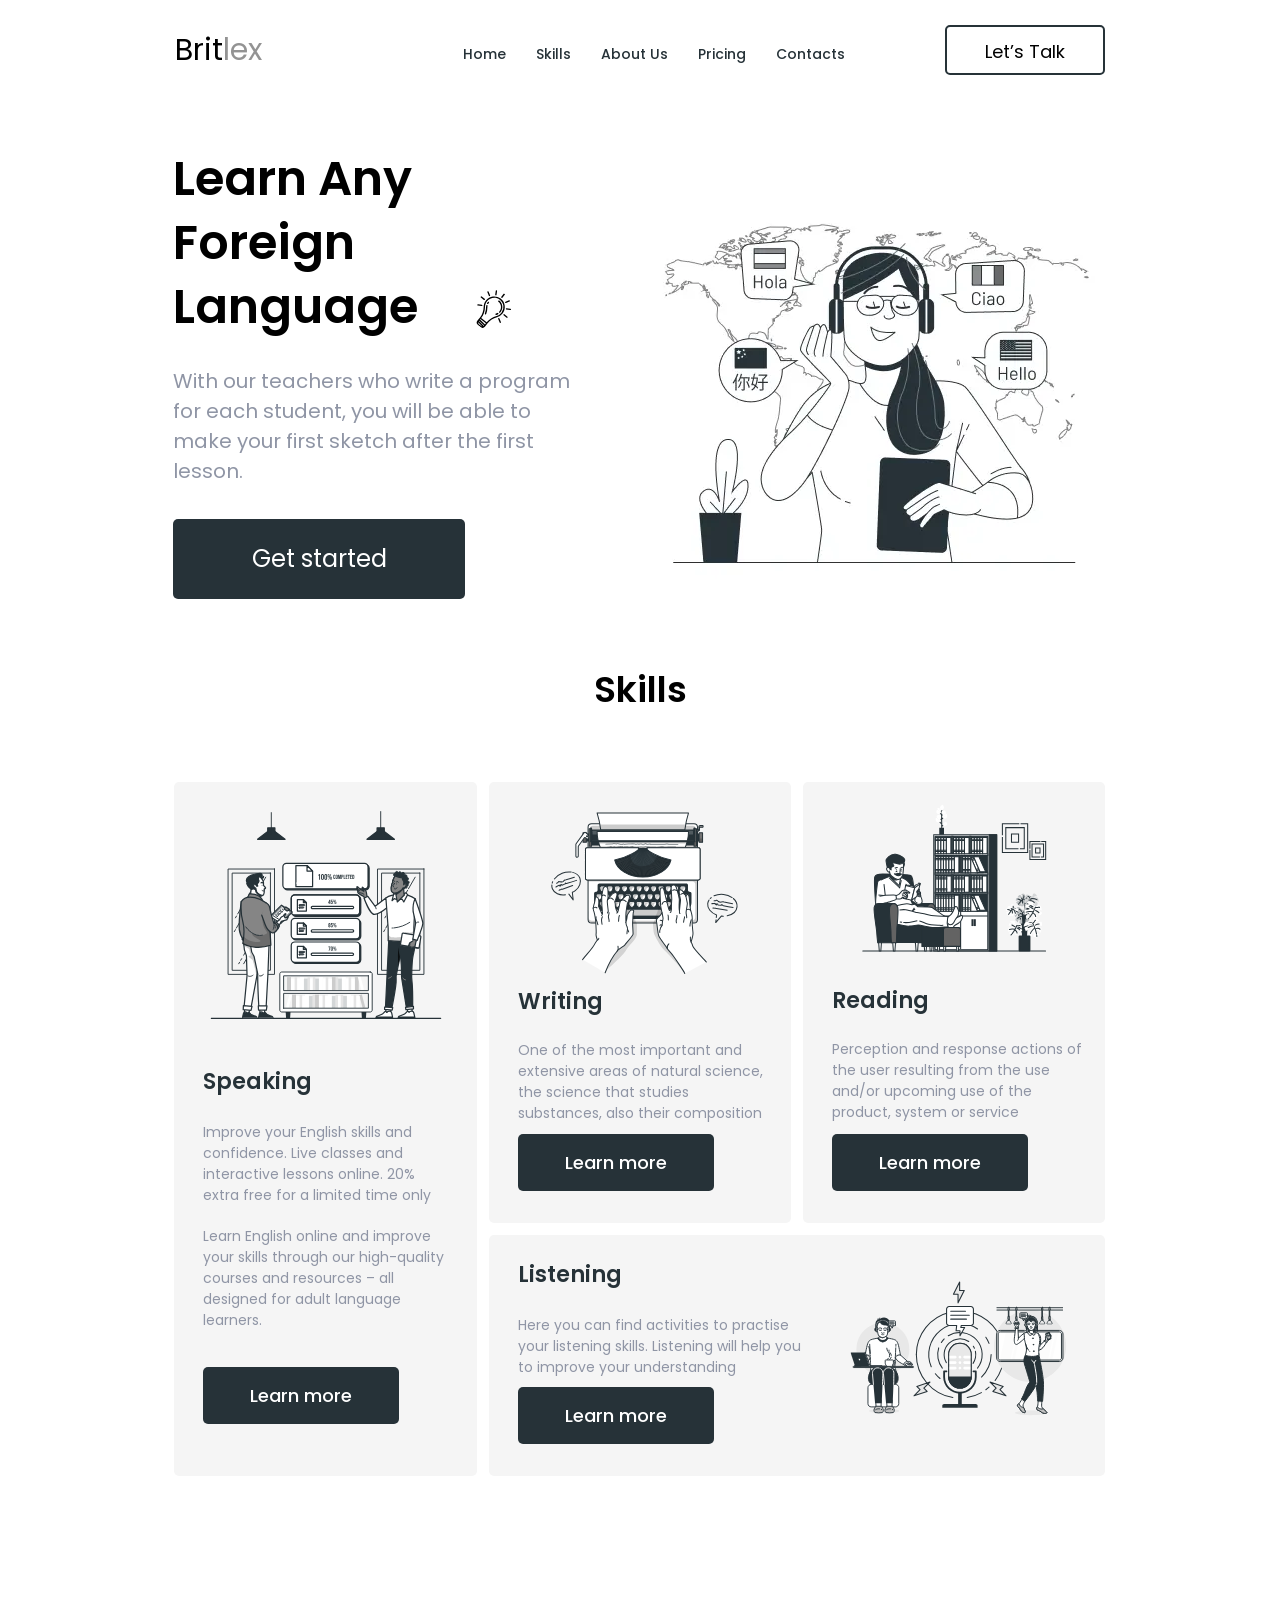
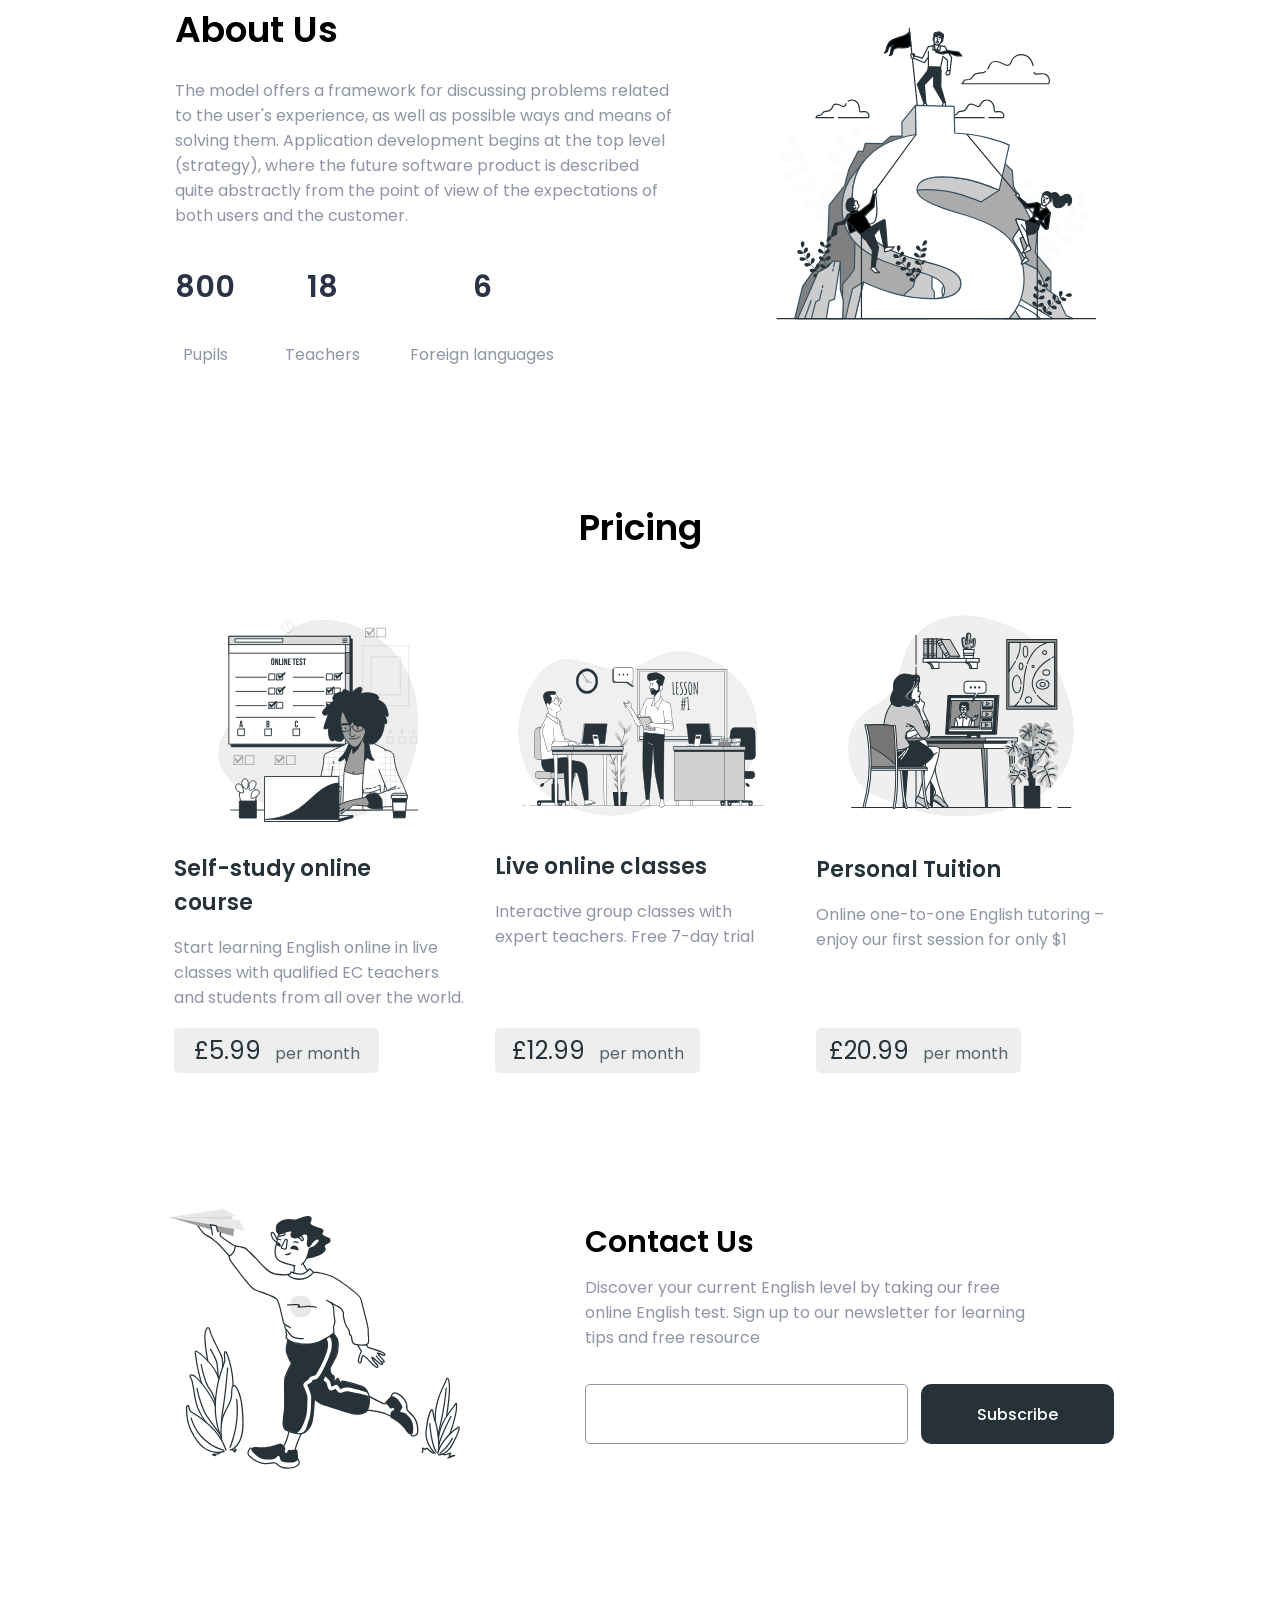
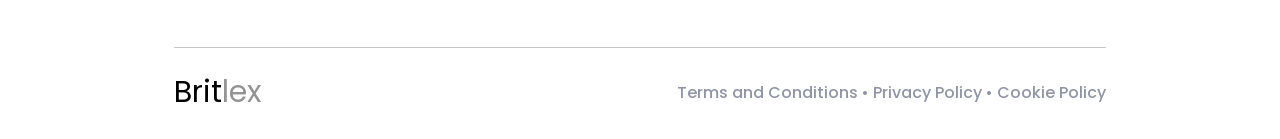
<file: index.html>
<!DOCTYPE html>
<html lang="en">
  <head>
    <meta charset="UTF-8" />
    <meta name="viewport" content="width=device-width, initial-scale=1.0" />
    <title>Document</title>
    <link rel="preconnect" href="https://fonts.googleapis.com" />
    <link rel="preconnect" href="https://fonts.gstatic.com" crossorigin />
    <link
      href="https://fonts.googleapis.com/css2?family=Poppins:ital,wght@0,100;0,200;0,300;0,400;0,500;0,600;0,700;0,800;0,900;1,100;1,200;1,300;1,400;1,500;1,600;1,700;1,800;1,900&display=swap"
      rel="stylesheet"
    />
    <link rel="stylesheet" href="./stylee.css" />
  </head>
  <body>
    <header>
      <a href="#"name="header"></a>
      <div class="container">
        <p class="header-text">Brit<span>lex</span></p>
        <nav class="nav-list">
          <li class="nav-list-item"><a href="#header">Home</a></li>
          <li class="nav-list-item"><a href="#skills">Skills</a></li>
          <li class="nav-list-item"><a href="#about-us">About Us</a></li>
          <li class="nav-list-item"><a href="#pricing">Pricing</a></li>
          <li class="nav-list-item"><a href="#contacts">Contacts</a></li>
        </nav>
        <button class="header-text-two">
          Let’s Talk</button>
        <svg class="svg-burger">
          <use href="./burger-menu.svg#my-svg"></use>
        </svg>
      </div>
    </header>
    <main>
      <section class="hero">
        <picture class="hero-img">
          <source
            srcset="
              ./img/webp-hero/languages-bro320@1x.webp 1x,
              ./img/webp-hero/languages-bro320@2x.webp 2x,
              ./img/webp-hero/languages-bro320@3x.webp 3x
            "
            type="image/webp"
            media="(max-width: 574px)"
          />
          <source
            srcset="
              ./img/jpg-hero/languages-bro320@1x.jpg 1x,
              ./img/jpg-hero/languages-bro320@2x.jpg 2x,
              ./img/jpg-hero/languages-bro320@3x.jpg 3x
            "
            media="(max-width: 574px)"
          />
          <source
            srcset="
              ./img/webp-hero/languages-bro575@1x.webp 1x,
              ./img/webp-hero/languages-bro575@2x.webp 2x,
              ./img/webp-hero/languages-bro575@3x.webp 3x
            "
            type="image/webp"
            media="(max-width: 767px)"
          />
          <source
            srcset="
              ./img/jpg-hero/languages-bro575@1x.jpg 1x,
              ./img/jpg-hero/languages-bro575@2x.jpg 2x,
              ./img/jpg-hero/languages-bro575@3x.jpg 3x
            "
            media="(max-width: 767px)"
          />
          <source
            srcset="
              ./img/webp-hero/languages-bro768@1x.webp 1x,
              ./img/webp-hero/languages-bro768@2x.webp 2x,
              ./img/webp-hero/languages-bro768@3x.webp 3x
            "
            type="image/webp"
            media="(max-width: 991px)"
          />
          <source
            srcset="
              ./img/jpg-hero/languages-bro768@1x.jpg 1x,
              ./img/jpg-hero/languages-bro768@2x.jpg 2x,
              ./img/jpg-hero/languages-bro768@3x.jpg 3x
            "
            media="(max-width: 991px)"
          />
          <source
            srcset="
              ./img/webp-hero/languages-bro992@1x.webp 1x,
              ./img/webp-hero/languages-bro992@2x.webp 2x,
              ./img/webp-hero/languages-bro992@3x.webp 3x
            "
            type="image/webp"
            media="(max-width: 1599px)"
          />
          <source
            srcset="
              ./img/jpg-hero/languages-bro992@1x.jpg 1x,
              ./img/jpg-hero/languages-bro992@2x.jpg 2x,
              ./img/jpg-hero/languages-bro992@3x.jpg 3x
            "
            media="(max-width: 1599px)"
          />
          <source
            srcset="
              ./img/webp-hero/languages-bro1600@1x.webp 1x,
              ./img/webp-hero/languages-bro1600@2x.webp 2x,
              ./img/webp-hero/languages-bro1600@3x.webp 3x
            "
            type="image/webp"
            media="(min-width: 1599px)"
          />
          <source
            srcset="
              ./img/jpg-hero/languages-bro1600@1x.jpg 1x,
              ./img/jpg-hero/languages-bro1600@2x.jpg 2x,
              ./img/jpg-hero/languages-bro1600@3x.jpg 3x
            "
            media="(min-width: 1599px)"
          />
          <img src="#" alt="project photo" width="#" height="#" />
        </picture>
        <div class="hero-title-container">
          <div class="img-container">
            <h2 class="hero-title">Learn Any Foreign Language</h2>
            <svg class="svg-bulb">
              <use href="./img/bulb-icon.svg#light"></use>
            </svg>
          </div>
          <p class="hero-text">
            With our teachers who write a program for each student, you will be
            able to make your first sketch after the first lesson.
          </p>
          <button class="hero-bottom"><p>Get started</p></button>
        </div>
      </section>
      <section class="skills">
      <a href="#"name="skills"></a>
        <div class="skills-container">
          <h3 class="skills-title">Skills</h3>
          <ul class="skills-grid-list">
            <li class="skills-grid-item skills-grid-item-1">
              <svg class="skills-img skills-img-speaking">
                <use href="./img/speaking.svg#svg-speaking"></use>
              </svg>
              <h2 class="skills-grid-title skills-grid-title-1">Speaking</h2>
              <p class="skills-grid-text skills-grid-text-2">
                Improve your English skills and confidence. Live classes and
                interactive lessons online. 20% extra free for a limited time
                only
              </p>
              <p class="skills-grid-text skills-grid-text-2 skills-grid-text-5">
                Learn English online and improve your skills through our
                high-quality courses and resources – all designed for adult
                language learners.
              </p>
              <button class="skills-grid-button skills-grid-button-1">
                Learn more
              </button>
            </li>
            <li class="skills-grid-item skills-grid-item-2">
              <svg class="skills-img skills-img-writing">
                <use href="./img/writing.svg#svg-writing"></use>
              </svg>
              <h2 class="skills-grid-title skills-grid-title-2">Writing</h2>
              <p class="skills-grid-text skills-grid-text-3 skills-grid-text-5">
                One of the most important and extensive areas of natural
                science, the science that studies substances, also their
                composition
              </p>
              <button class="skills-grid-button">Learn more</button>
            </li>
            <li class="skills-grid-item skills-grid-item-3">
              <svg class="skills-img skills-img-reading">
                <use href="./img/reading.svg#svg-reading"></use>
              </svg>
              <h2 class="skills-grid-title skills-grid-title-3">Reading</h2>
              <p class="skills-grid-text skills-grid-text-3 skills-grid-text-5">
                Perception and response actions of the user resulting from the
                use and/or upcoming use of the product, system or service
              </p>
              <button class="skills-grid-button">Learn more</button>
            </li>
            <li class="skills-grid-item skills-grid-item-4">
              <svg class="skills-img skills-img-listening">
                <use href="./img/listening.svg#svg-listening"></use>
              </svg>
              <div class="container-grid">
                <h2 class="skills-grid-title">Listening</h2>
                <p
                  class="skills-grid-text skills-grid-text-4 skills-grid-text-5"
                >
                  Here you can find activities to practise your listening
                  skills. Listening will help you to improve your understanding
                </p>
                <button class="skills-grid-button">Learn more</button>
              </div>
            </li>
          </ul>
        </div>
      </section>
      <section class="about-us">
        <a href="#"name="about-us"></a>
        <div class="container-about-us">
          <div class="container-about-us-3">
            <h3 class="about-us-title about-us-title-1">About Us</h3>
            <svg class="about-us-img">
              <use href="./img/about-us.svg#svg-about-us"></use>
            </svg>
          </div>
          <div class="container-about-us-2">
            <h3 class="about-us-title about-us-title-2">About Us</h3>
            <p class="about-us-text">
              The model offers a framework for discussing problems related to
              the user's experience, as well as possible ways and means of
              solving them. Application development begins at the top level
              (strategy), where the future software product is described quite
              abstractly from the point of view of the expectations of both
              users and the customer.
            </p>
            <ul class="about-us-list">
              <li class="about-us-item">
                <h2 class="about-us-item-title">800</h2>
                <p class="about-us-item-text">Pupils</p>
              </li>
              <li class="about-us-item">
                <h2 class="about-us-item-title">18</h2>
                <p class="about-us-item-text">Teachers</p>
              </li>
              <li class="about-us-item">
                <h2 class="about-us-item-title">6</h2>
                <p class="about-us-item-text">Foreign languages</p>
              </li>
            </ul>
          </div>
        </div>
      </section>
      <section class="pricing">
        <a href="#"name="pricing"></a>
        <div class="pricing-container">
          <h3 class="pricing-title">Pricing</h3>
          <ul class="pricing-list">
            <li class="pricing-item">
              <svg class="pricing-img pricing-img-1">
                <use
                  href="./img/self-study-online-course.svg#svg-self-study"
                ></use>
              </svg>
              <h2 class="pricing-item-title">Self-study online course</h2>
              <p class="pricing-item-text">
                Start learning English online in live classes with qualified EC
                teachers and students from all over the world.
              </p>
              <button class="pricing-text"><span>£5.99</span> per month</button>
            </li>
            <li class="pricing-item">
              <svg class="pricing-img pricing-img-2">
                <use href="./img/live-online-classes.svg#svg-live"></use>
              </svg>
              <h2 class="pricing-item-title">Live online classes</h2>
              <p class="pricing-item-text">
                Interactive group classes with expert teachers. Free 7-day trial
              </p>
              <button class="pricing-text">
                <span>£12.99</span> per month
              </button>
            </li>
            <li class="pricing-item">
              <svg class="pricing-img pricing-img-3">
                <use href="./img/personal-tuition.svg#svg-personal"></use>
              </svg>
              <h2 class="pricing-item-title pricing-item-title-2">
                Personal Tuition
              </h2>
              <p class="pricing-item-text">
                Online one-to-one English tutoring – enjoy our first session for
                only $1
              </p>
              <button class="pricing-text pricing-text-3">
                <span>£20.99</span> per month
              </button>
            </li>
          </ul>
        </div>
      </section>
      <section class="contacts">
        <a href="#"name="contacts"></a>
        <div class="container-contacts">
          <div class="container-contacts-3">
            <h3 class="contacts-title contacts-title-1">Contact Us</h3>
            <svg class="contacts-img">
              <use href="./img/fly-people.svg#svg-fly"></use>
            </svg>
          </div>
          <div class="container-contacts-2">
            <h3 class="contacts-title contacts-title-2">Contact Us</h3>
            <p class="contacts-text">
              Discover your current English level by taking our free online
              English test. Sign up to our newsletter for learning tips and free
              resource
            </p>
            <input type="text" class="contacts-input" />
            <button class="contacts-botton">Subscribe</button>
          </div>
        </div>
      </section>
    </main>
    <footer>
      <div class="container-footer">
        <p class="footer-title">Brit<span>lex</span></p>
        <ul class="footer-list">
          <li class="footer-item">Terms and Conditions</li>
          <li class="footer-item">Privacy Policy</li>
          <li class="footer-item">Cookie Policy</li>
        </ul>
      </div>
    </footer>
  </body>
</html>
</file>
<file: stylee.css>
*{
	padding: 0;
	margin: 0;
	border: 0;
}
*,*:before,*:after{
	-moz-box-sizing: border-box;
	-webkit-box-sizing: border-box;
	box-sizing: border-box;
}
:focus,:active{outline: none;}
a:focus,a:active{outline: none;}

nav,footer,header,aside{display: block;}

html,body{
	height: 100%;
	width: 100%;
	font-size: 100%;
	line-height: 1;
	font-size: 14px;
	-ms-text-size-adjust: 100%;
	-moz-text-size-adjust: 100%;
	-webkit-text-size-adjust: 100%;
}
input,button,textarea{font-family:inherit;}

input::-ms-clear{display: none;}
button{cursor: pointer;}
button::-moz-focus-inner {padding:0;border:0;}
a, a:visited{text-decoration: none;}
a:hover{text-decoration: none;}
ul li{list-style: none;}
img{vertical-align: top;}

h1,h2,h3,h4,h5,h6{font-size:inherit;font-weight: 400;}

body {
    font-family: "Poppins", sans-serif;
}
header {
    padding-top: 36px;
}

.container {
    max-width: 290px;
    display: flex;
    justify-content: space-between;
    align-items: center;
    margin: 0 auto;
}

.header-text {
    color: #000;
font-size: 24px;
line-height: normal;
}

.header-text > span {
    color: #939393;
}

.nav-list {
    display: none;
    list-style: none;
}

.nav-list-item > a {
    text-decoration: none;
    color: #263238;
}

.nav-list-item {
font-weight: 500;
line-height: normal;
text-wrap: nowrap;
}

.svg-burger {
    width: 33px;
    height: 19px;
    display: block;
}

.header-text-two {
    width: 160px;
height: 50px;
color: #000;
font-size: 18px;
line-height: 50px;
text-align: center;
border-radius: 5px;
border: 2px solid #263238;
display: none;
background-color: #FFF;
}

.hero {
    padding-top: 29px;
    max-width: 299px;
    margin: 0 auto;
}
.hero-title {
    color: #000;
text-align: center;
font-size: 24px;
font-weight: 600;
line-height: 1.5;
margin-top: 16px;
}

.svg-bulb {
    display: none;
}
.hero-text {
    color: #8F95A5;
text-align: center;
font-size: 14px;
line-height: normal;
margin-top: 20px;
}
.hero-bottom {
    width: 289px;
height: 60px;
color: #FFF;
font-weight: 500;
line-height: normal;
background-color:  #263238;
border-radius: 5px;
margin: 33px 5px 0px 5px;
}

.skills {
    padding-top: 53px;
}

.skills-container {
    max-width: 293px;
    margin: 0 auto;
}

.skills-title {
    color: #000;
font-size: 24px;
font-weight: 600;
line-height: 3.33;
text-align: center;
margin-bottom: 11px;

}

.skills-grid-list {
    display: grid;
    row-gap: 21px;
}

.skills-grid-item {
    border-radius: 5px;
background: #F5F5F5;
padding: 0px 13px  45px 16px;
}

.skills-img {
    display: block;
    margin: 0 auto;
}

.skills-img-speaking {
    margin-top: 8px;
    width: 213px;
    height: 213px;
}
.skills-img-writing {
    margin-top: 16px;
    width: 204px;
    height: 204px;
}

.skills-img-reading {
    margin-top: 33px;
    width: 236px;
    height: 157px;
}

.skills-img-listening {
    margin-top: 33px;
    width: 232px;
    height: 154px;
}

.skills-grid-title {
    width: 137px;
    color: #263238;
font-size: 18px;
font-weight: 600;
line-height: 4.44;
}

.skills-grid-text {
    color: #8F95A5;
font-size: 13px;
line-height: normal;
margin-bottom:30px;
}

.skills-grid-button {
    width: 178px;
height: 50px;
border-radius: 5px;
background-color: #263238;
color: #FFF;
font-size: 14px;
font-weight: 500;
line-height: normal;
}

.about-us {
    padding-top: 50px;
}

.container-about-us {
    max-width: 295px;
    margin: 0 auto;
}
.about-us-title {
    color: #000;
    font-size: 24px;
    font-weight: 600;
    line-height: 3.33;
    text-align: center;
    margin-bottom: 24px;
}

.about-us-title-2 {
    display: none;
}

.about-us-img {
    width: 283px;
    height: 283px;
    display: block;
    margin: 0 auto;
}

.about-us-text {
    color: #8F95A5;
text-align: center;
font-size: 13px;
line-height: normal;
margin-top: 23px;
}

.about-us-item-title {
    color: #2A3246;
font-size: 24px;
font-weight: 600;
line-height: 3.33;
text-align: center;
}
.about-us-item-text {
    text-align: center;
    color: #8F95A5;
font-size: 15px;
line-height: normal;
}

.pricing {
    padding-top: 84px;
}

.pricing-container {
    max-width: 282px;
    margin: 0 auto;
}

.pricing-title {
    color: #000;
font-size: 24px;
font-weight: 600;
line-height: 3.33;
margin-bottom: 49px;
text-align: center;
}

.pricing-list {
    display: flex;
    flex-direction: column;
    gap: 57px;
}

.pricing-item {
    text-align: center;
}
.pricing-item-title {
    color: #263238;
font-size: 18px;
font-weight: 600;
line-height: 1.56;
margin-top: 17px;
}

.pricing-img {
    display: block;
    margin: 0 auto;
}

.pricing-img-1 {
    width: 248px;
    height: 248px;
}

.pricing-img-2 {
    width: 257px;
    height: 197px;
}

.pricing-img-3 {
    width: 241px;
    height: 241px;
}

.pricing-item-text {
    color: #8F95A5;
font-size: 13px;
line-height: normal;
margin: 24px 0px 34px 0px;
}

.pricing-text {
    color: #546269;
line-height: 37px;
width: 170px;
height: 37px;
border-radius: 5px;
background: #EEE;
margin: 0 auto;
font-size: 14px;
}

.pricing-text > span {
    color: #263238;
font-size: 18px;
margin-right: 10px;
}
.pricing-text-3 {
    margin-bottom: 0px;
}

.contacts {
    padding: 72px 0px 55px;
}

.container-contacts {
    max-width: 290px;
    margin: 0 auto;
}

.contacts-img {
    width: 253px;
    height: 228px;
    display: block;
    margin: 0 auto;
}

.contacts-title {
    margin-bottom: 38px;
    color: #000;
font-size: 24px;
font-weight: 600;
line-height: 3.33;
text-align: center;
}

.contacts-title-2 {
    display: none;
}
.contacts-text {
    color: #8F95A5;
text-align: center;
line-height: normal;
margin: 38px 0px 31px 0px;
}
.contacts-input {
    border-radius: 5px;
border: 1px solid #8F95A5;
width: 320px;
color: #8F95A5;
font-size: 12px;
line-height: normal;
width: 290px;
height: 50px;
}
.contacts-botton {
    font-size: 14px;
border-radius: 5px;
background: #263238;
color: #FFF;
font-weight: 500;
line-height: normal;
width: 290px;
height: 60px;
margin-top: 17px;
}

.container-footer {
    max-width: 290px;
    margin: 0 auto;
    border-top: 1px solid #C4C4C4;
}

.footer-title {
        color: #000;
    font-size: 24px;
    line-height: normal;
    text-align: center;
    margin: 26px 0 15px;
    }
    
    .footer-title > span {
        color: #939393;
    }

.footer-list {
margin-bottom: 40px;
display: flex;
gap: 3px;
justify-content: center;
width: 294px;
}

.footer-item {
    color: #8F95A5;
font-size: 10px;
font-weight: 500;
line-height: normal;
text-align: center;
}

.footer-item::before {
    content: "• ";
}

.footer-item:first-child::before {
    content: "";
}
@media screen and (min-width: 575px) {
    header {
        padding-top: 39px;
    }

    .container {
        max-width: 511px;
    }

    .header-text {
    font-size: 30px;
    }

    .svg-burger {
        width: 42px;
        height: 24px;
    }
    .hero {
        padding-top: 11px;
        max-width: 491px; 
    }
    .hero-img {
        display: flex;
        flex-direction: column;
        align-content: center;
    }

    .hero-title {
        font-size: 34px;
        line-height: 1.32;
    margin-top: 17px;
    }

    .hero-text {
        font-size: 16px;
    margin-top: 26px;
    }

    .hero-bottom {
        width: 305px;
height: 75px;
font-size: 18px;
    margin: 37px 93px 0px 93px;
    }

    .skills {
        padding-top: 96px;
    }

    .skills-container {
        max-width: 509px;
    }
    
    .skills-title {
    font-size: 30px;
    line-height: 2.67;
    margin-bottom: 13px;
    
    }

    .skills-grid-list {
        display: grid;
        grid-template: repeat(2, 544px) / repeat(2, 240px);
        column-gap: 34px;
        row-gap: 34px;
    } 

    .skills-grid-item {
        position: relative;
        padding: 0px 5px 37px 19px;
    }

    .skills.img {
        display: block;
    }
    
    .skills-img-speaking {
        margin-top: 0px;
        width: 185px;
        height: 185px;
    }
    .skills-img-writing {
        margin-top: 5px;
        margin-left: 4px;
        width: 182px;
        height: 182px;
    }
    
    .skills-img-reading {
        margin-top: 30px;
        width: 198px;
        height: 132px;
    }
    
    .skills-img-listening {
        margin-top: 38px;
        width: 206px;
        height: 137px;
    }

    .skills-grid-title {
        margin-top: -19px;
    }

    .skills-grid-title-3 {
        margin-top: -6px;
    }

    .skills-grid-text {
        width: 180px;
        font-size: 12px;
        margin-bottom: 20px;
    }

    .skills-grid-text-5 {
        margin-bottom: 0px;
    }
    
    .skills-grid-button {
        width: 200px;
        position: absolute;
        left: 19px;
        bottom: 37px;
    }

    .about-us {
        padding-top: 84px;
    }

    .container-about-us {
        max-width: 512px;
    }

    .about-us-title {
        font-size: 30px;
        line-height: 2.67;
        margin-bottom: 23px;
    }
    .about-us-img {
        width: 352px;
        height: 352px;
    }
    
    .about-us-text {
    font-size: 14px;
    margin-top: 25px;
    }
    .about-us-list {
        display: flex;
        margin-top: 5px;
        justify-content: space-around;
    }

    .about-us-item-text {
    font-size: 14px;
    }

    .pricing {
        padding-top: 131px;
    }
    
    .pricing-container {
        max-width: 394px;
    }
    
    .pricing-title {
    font-size: 30px;
    margin-bottom: 54px;
    }

    .pricing-list {
        gap: 71px;
    }
    
    .pricing-item {
        text-align: center;
    }
    .pricing-item-title {
        font-size: 24px;
    line-height: 1.167;
    margin-top: 29px;
    }
    
    .pricing-img-1 {
        width: 291px;
        height: 291px;
    }

    .pricing-img-2 {
        width: 314px;
        height: 241px;
    }
    
    .pricing-img-3 {
        width: 253px;
        height: 253px;
    }
    
    .pricing-item-text {
    font-size: 14px;
    margin: 23px 0px 31px 0px;
    }
    
    .pricing-text {
        font-size: 16px;
    line-height: 45px;
    width: 205px;
    height: 45px;
    }

    .pricing-text > span {
        font-size: 22px;
    }
    
    .contacts {
        padding: 163px 0px 144px;
    }

    .container-contacts {
        max-width: 512px;
        position: relative;
    }
    
    .contacts-img {
        width: 358px;
        height: 322px;
    }
    
    .contacts-title {
        margin-bottom: 83px;
    font-size: 30px;
    line-height: 2.67;
    }
    .contacts-text {
        font-size: 16px;
    margin: 34px 0px 60px 0px;
    }
    .contacts-input {
    font-size: 13px;
    width: 511px;
    height: 60px;
    }
    .contacts-botton {
    width: 193px;
    height: 60px;
    position: absolute;
    left: 319px;
    bottom: 0px;
    font-size: 16px;
    border-radius: 10px;
    margin-top: 0px;
    }

    .container-footer {
        max-width: 513px;
        padding: 24px 0px 26px 0px;
        display: flex;
        justify-content: space-between;
        align-items: center;
    }
    .footer-title {
        font-size: 30px;
        text-align: left;
        margin: 0px;
        }
        
        .footer-list {
            margin-bottom: 0px;
            width: 320px;
            align-items: center;
            }
    .footer-item {
    font-size: 12px;
    }
}

@media screen and (min-width: 768px) {
    header {
        padding-top: 39px;
    }

    .container {
        max-width: 690px;
    }

    .header-text {
        font-size: 30px;
        }

        .hero {
            padding-top: 40px;
            max-width: 712px;
            display: flex;
            flex-direction: row-reverse;
            align-items: center;
            justify-content: space-between;
        }
        .hero-title-container {
            width: 338px;
        }
        .hero-title {
            width: 217px;
        text-align: left;
        font-size: 36px;
        line-height: 1.25;
        margin-top: 0px;
        
        }

        .img-container {
            display: flex;
            align-items: flex-end;
        }
        
        .svg-bulb {
            display: block;
            width: 58px;
            height: 58px;
        }
        .hero-text {
        text-align: left;
        font-size: 16px;
        margin-top: 25px;
        }
        .hero-bottom {
            width: 236px;
        height: 65px;
        font-size: 18px;
        margin: 32px 0px 0px 0px;
        font-weight: 400;
        }

        .skills {
            padding-top: 56px;
        }

        .skills-container {
            max-width: 690px;
        }
        
        .skills-title {
        margin-bottom: 37px;
        }
    
        .skills-grid-list {
            display: grid;
            grid-template-columns: 224px 227px 227px;
            grid-template-rows: 441px 210px;
            column-gap: 10px;
            row-gap: 10px;
        }

        .skills-grid-item {
            padding: 0px 18px 27px 18px;
        }

        .skills-grid-item-1 {
            grid-row-start: span 2;
        }
        .skills-grid-item-4 {
            grid-column-start: span 2;
            display: flex;
            flex-direction: row-reverse;
            justify-content: flex-end;
        }
         
        .skills-img-speaking {
            margin-top: 31px;
            margin-left: -17px;
            width: 214px;
            height: 214px;
        }
        .skills-img-writing {
            margin-top: 14px;
            margin-left: 0px;
            width: 200px;
            height: 200px;
        }
        
        .skills-img-reading {
            margin-top: 34px;
            margin-left: -20px;
            width: 216px;
            height: 150px;
        }
        
        .skills-img-listening {
            margin-top: 59px;
            width: 202px;
            height: 134px;
        }

        .skills-grid-title {
            margin-top: 0px;
        font-size: 20px;
        line-height: 4;
        }
        
        .skills-grid-title-1 {
            margin-top: -10px;
        }

        .skills-grid-title-2 {
            margin-top: -26px;
        }
        .skills-grid-text {
            width: 190px;
            font-size: 13px
        }
        .skills-grid-text-2 {
            width: 187px;
        }

        .skills-grid-text-3 {
            margin-top: -12px;
        }

        .skills-grid-text-4 {
            width: 260px;
            margin-top: -15px;
        }
        
        .skills-grid-button {
            width: 178px;
            left: 18px;
            bottom: 27px;
        }

        .skills-grid-button-1 {
            bottom: 37px;
        }

            .about-us {
                padding-top: 52px;
            }

            .about-us-title {
                margin-bottom: 0px;
                text-align: left;
            }
            
            .about-us-title-1 {
                display: none;
            }

            .about-us-title-2 {
                display: inline-block;
            }

            .about-us-img {
                width: 295px;
                height: 295px;
            }
            
            .container-about-us {
                max-width: 690px;
                display: flex;
                flex-direction: row-reverse;
                justify-content: space-between;
                align-items: center;
            }

            .container-about-us-2 {
                display: flex;
                flex-direction: column;
            }

            .about-us-text {
            margin-top: 0px;
            width: 321px;
            text-align: left;
            }
    
            .about-us-item-title {
                line-height: 3.63;
            }
            .about-us-item-text {
            font-size: 14px;
            }

            .pricing {
                padding-top: 88px;
            }

            .pricing-container {
                max-width: 718px;
            }
            
            .pricing-title {
            margin-bottom: 26px;
            }
            
            .pricing-list {
                gap: 0px;
                flex-direction: row;
                justify-content: space-between;
            }
            .pricing-item {
                text-align: left;
                width: 219px;
                position: relative;
                height: 448px;
            }

            .pricing-item-text {
            margin: 15px 0px 23px 0px;
            }
            

            .pricing-item-title {
                font-size: 20px;
            line-height: 1.4;
            margin-top: 20px;
            width: 174px;
            }

            .pricing-item-title-2 {
                margin-top: 13px;
                width: 94px;
            }

            .pricing-img-1 {
                width: 197px;
                height: 197px;
                margin-top: 5px;
            }
            
            .pricing-img-2 {
                width: 219px;
                height: 168px;
                margin-top: 35px;
            }
            
            .pricing-img-3 {
                width: 210px;
                height: 210px;
            }
            
            
            .pricing-text {
                position: absolute;
            left: 0px;
            bottom: 0px;
            text-align: center;
            }
            
            .contacts {
        padding: 65px 0px 112px;
        
    }

    .container-contacts {
        max-width: 716px;
        display: flex;
        gap: 38px;
        align-items: center;
        position: none;

    }
    .container-contacts-2 {
        display: flex;
        flex-direction: column;
        position: relative;
    }

    .contacts-img {
        width: 233px;
        height: 210px;
        margin: 0px;
    }
    
    .contacts-title {
        margin-bottom: 0px;
    }

    .contacts-title-1 {
        display: none;
    }
    
    .contacts-title-2 {
        display: inline-block;
        text-align: left;
    }
    .contacts-text {
        width: 400px;
        text-align: left;
        font-size: 14px;
    margin: 0px 0px 26px 0px;
    }
    .contacts-input {
    font-size: 13px;
    width: 283px;
    height: 50px;
    }
    .contacts-botton {
        width: 145px;
        height: 50px;
    position: absolute;
    left: 290px;
    bottom: 0px;
    font-size: 13px;
    }

    .container-footer {
        max-width: 672px;
        padding: 18px 0px 15px 0px;
    }
        
    .footer-list {
        width: 350px;
        }
.footer-item {
font-size: 13px;
}
}

@media screen and (min-width: 992px) {
    header {
        padding-top: 25px;
    }

    .container {
        max-width: 930px;
    }

    .header-text {
        font-size: 30px;
        }

    .svg-burger {
        display: none;
    }

    .header-text-two {
    display: block;
    }

    .nav-list {
        display: flex;
        gap: 30px;
        margin-top: 8px;
        margin-left: 100px;
        list-style: none;
    }

        .hero {
            padding-top: 68px;
            max-width: 934px;
        }
        .hero-title-container {
            width: 420px;
        }
        .hero-title {
            width: 290px;
        font-size: 48px;
        line-height: 1.33;
        }

        .img-container {
            display: flex;
            align-items: flex-end;
        }
        
        .svg-bulb {
            display: block;
            width: 58px;
            height: 58px;
        }
        .hero-text {
        font-size: 20px;
        margin-top: 27px;
        }
        .hero-bottom {
            width: 292px;
        height: 80px;
        font-size: 24px;
        margin: 33px 0px 0px 0px;
        }

        .skills {
            padding-top: 47px;
        }

        .skills-container {
            max-width: 932px;
        }
        
        .skills-title {
        margin-bottom: 52px;
        font-size: 36px;
        line-height: 2.22;

        }
    
        .skills-grid-list {
            grid-template-columns: 303px 302px 302px;
            grid-template-rows: 441px 241px;
            column-gap: 12px;
            row-gap: 12px;
        }

        .skills-grid-item {
            padding: 0px 23px 32px 29px;
        }

        .skills-img-speaking {
            margin-top: 0px;
            margin-left: -7px;
            width: 260px;
            height: 260px;
        }
        .skills-img-writing {
            margin: 0 auto;
            margin-top: 5px;
            width: 205px;
            height: 205px;
        }
        
        .skills-img-reading {
            margin-top: 16px;
            margin-left: 3px;
            width: 243px;
            height: 162px;
        }
        
        .skills-img-listening {
            margin-top: 33px;
            width: 254px;
            height: 169px;
        }

        .skills-grid-title {
        font-size: 22px;
        line-height: 3.63;
        }
        
        .skills-grid-title-1 {
            margin-top: 0px;
        }

        .skills-grid-title-2 {
            margin-top: -30px;
        }

        .skills-grid-title-3 {
            margin-top: 1px;
        }

        .skills-grid-text {
            width: 250px;
            font-size: 14px
        }
        .skills-grid-text-2 {
            width: 250px;
        }

        .skills-grid-text-3 {
            margin-top: -2px;
        }

        .skills-grid-item-4 {
            gap: 30px;
        }

        .skills-grid-text-4 {
            width: 290px;
            margin-top: 0px;
        }
        
        .skills-grid-button {
            width: 196px;
            height: 57px;
            left: 29px;
            bottom: 32px;
            font-size: 18px;
        }

        .skills-grid-button-1 {
            bottom: 52px;
        }

            .about-us {
                padding-top: 106px;
            }

            .container-about-us {
                max-width: 930px;
            }

            .about-us-title {
                font-size: 36px;
            }
            .about-us-img {
                width: 336px;
                height: 336px;
            }
            
            .about-us-text {
            width: 500px;
            font-size: 16px;
            }

            .about-us-list {
                gap: 50px;
                justify-content: start;
            }
    
            .about-us-item-title {
                font-size: 30px;
            }
            .about-us-item-text {
            font-size: 16px;
            }

            .pricing {
                padding-top: 101px;
            }

            .pricing-container {
                max-width: 932px;
            }
            
            .pricing-title {
            margin-bottom: 10px;
            font-size: 36px;
            }
            
            .pricing-item {
                width: 290px;
                height: 475px;
            }

            .pricing-list {
                justify-content: space-between;
            }

            .pricing-item-title {
            line-height: 1.54;
            width: 267px;
            font-size: 22px;
            }

            .pricing-item-title-2 {
                margin-top: 13px;
            }
            
            .pricing-img-1 {
                width: 222px;
                height: 222px;
                margin-top: 12px;
            }
            
            .pricing-img-2 {
                width: 267px;
                height: 195px;
                margin-top: 37px;
            }
            
            .pricing-img-3 {
                width: 242px;
                height: 242px;
            }
            
            .pricing-item-text {
                font-size: 16px;
            }

            .pricing-text > span {
                font-size: 24px;
                }            

            .contacts {
        padding: 136px 0px 157px;
    }

    .container-contacts {
        max-width: 952px;
        gap: 109px;
        align-items: flex-start;
    }

    .contacts-img {
        width: 312px;
        height: 281px;
    }
    
    .contacts-title {
        line-height: 2.22;
    }
    .contacts-text {
        width: 450px;
        font-size: 16px;
    margin: 0px 0px 34px 0px;
    }
    .contacts-input {
    font-size: 14px;
    width: 323px;
    height: 60px;
    }
    .contacts-botton {
        width: 193px;
        height: 60px;
    left: 336px;
    font-size: 16px;
    }

    .container-footer {
        max-width: 932px;
        padding: 22px 0px 24px 0px;
    }
    
    .footer-list {
        width: 430px;
        }

.footer-item {
font-size: 16px;
}
}

@media screen and (min-width: 1600px) {
    header {
        padding-top: 55px;
    }

    .container {
        max-width: 1338px;
    }
    
    .header-text {
        font-size: 36px;
        }

    .svg-burger {
        display: none;
    }

    .header-text-two {
        box-sizing: border-box;
        width: 312px;
        height: 70px;
    font-size: 20px;
    display: block;
    line-height: 70px;
    border-radius: 10px;
    }

    .nav-list {
        display: flex;
        gap: 50px;
        margin-left: 130px;
        list-style: none;
    }

    .nav-list-item {
        font-size: 20px;
    }
    .hero {
        padding-top: 70px;
        max-width: 1338px;
    }
    .hero-title-container {
        width: 540px;
    }

    .hero-title {
        width: 386px;
    font-size: 64px;
    line-height: 1.25;
    
    }

    .img-container {
        display: inline-block;
    }
    
    .svg-bulb {
        display: none;
    }
    .hero-text {
    font-size: 24px;
    margin-top: 40px;
    }
    .hero-bottom {
    width: 426px;
    height: 100px;
    font-size: 36px;
    margin: 60px 0px 0px 0px;
    border-radius: 10px;

    }

    .skills {
        padding-top: 108px;
    }

    .skills-container {
        max-width: 1338px;
    }
    
    .skills-title {
    margin-bottom: 60px;
    font-size: 48px;
    line-height: normal;

    }

    .skills-grid-list {
        grid-template-columns: 426px 426px 426px;
        grid-template-rows: 579px 338px;
        column-gap: 30px;
        row-gap: 30px;
    }

    .skills-grid-item {
        padding: 0px 23px 32px 18px;
    }

    .skills-img-speaking {
        margin-top: 32px;
        margin-left: 0px;
        width: 390px;
        height: 390px;
    }
    .skills-img-writing {
        margin-top: 32px;
        width: 264px;
        height: 264px;
    }
    
    .skills-img-reading {
        margin-top: 33px;
        margin-left: 0px;
        width: 390px;
        height: 264px;
    }
    
    .skills-img-listening {
        margin-top: 32px;
        width: 408px;
        height: 274px;
    }

    .skills-grid-title {
        font-size: 30px;
    line-height: normal;
    margin: 15px 0px 20px;
    }

    .skills-grid-text {
        width: 360px;
        font-size: 16px;
    }
    .skills-grid-text-2 {
        width: 350px;
    }

    .skills-grid-text-3 {
        margin-top: 0px;
    }

    .skills-grid-item-4 {
        gap: 125px;
    }

    .skills-grid-text-4 {
        width: 310px;
        margin-top: 5px;
    }
    
    .skills-grid-button {
        width: 218px;
        height: 60px;
        left: 18px;
        bottom: 32px;
        font-size: 20px;
    }

        .about-us {
            padding-top: 180px;
        }
        .about-us-title {
            font-size: 48px;
            width: 219px;
            line-height: normal;
            margin-bottom: 60px;
        }
        .about-us-img {
            width: 540px;
            height: 540px;
            margin: 0px;
        }
        
        .about-us-text {
        width: 650px;
        font-size: 20px;
        }

        .about-us-list {
            margin-top: 15px;
            justify-content: space-around;
        }

        .container-about-us {
            max-width: 1338px;
            justify-content: space-between;
        }

        .about-us-item-title {
            font-size: 48px;
            line-height: normal;
        }
        .about-us-item-text {
        font-size: 20px;
        width: 108px;
        }

        .pricing {
            padding-top: 180px;
        }

        .pricing-container{
            max-width: 1338px;
        }
        
        .pricing-title {
        margin-bottom: 79px;
        font-size: 48px;
        }
        
        .pricing-item {
            width: 420px;
            height: 545px;
        }

        .pricing-list {
            justify-content: space-between;
        }

        .pricing-item-title {
        width: 380px;
        font-size: 30px;
        }

        .pricing-item-title-2 {
            margin-top: 2px;
        }
        
        .pricing-img-1 {
            width: 282px;
            height: 282px;
            margin-top: 12px;
        }
        
        .pricing-img-2 {
            width: 390px;
            height: 248px;
            margin-top: 50px;
        }
        
        .pricing-img-3 {
            width: 315px;
            height: 281px;
            margin-top: 35px;
        }
        
        .pricing-item-text {
            font-size: 20px;
        }

        .pricing-text {
            width: 260px;
            font-size: 18px;
        }

        .contacts {
    padding: 180px 0px 55px;
}

.container-contacts {
    max-width: 1338px;
    gap: 144px;
}

.contacts-img {
    width: 390px;
    height: 346px;
}

.contacts-title {
    font-size: 48px;
    margin-bottom: 60px;
    line-height: normal;
}
.contacts-text {
    width: 600px;
    font-size: 20px;
margin: 0px 0px 30px 0px;
}
.contacts-input {
font-size: 16px;
width: 425px;
height: 70px;
}
.contacts-botton {
    width: 312px;
    height: 70px;
left: 450px;
font-size: 20px;
}

.container-footer {
    max-width: 1338px;
    padding: 22px 0px 22px 0px;
}
.footer-title {
    font-size: 36px;
    }
    
.footer-list {
    width: 760px;
    gap: 80px;
    }

.footer-item {
font-size: 24px;
}

.footer-item::before {
    content: "";
}
}
</file>
